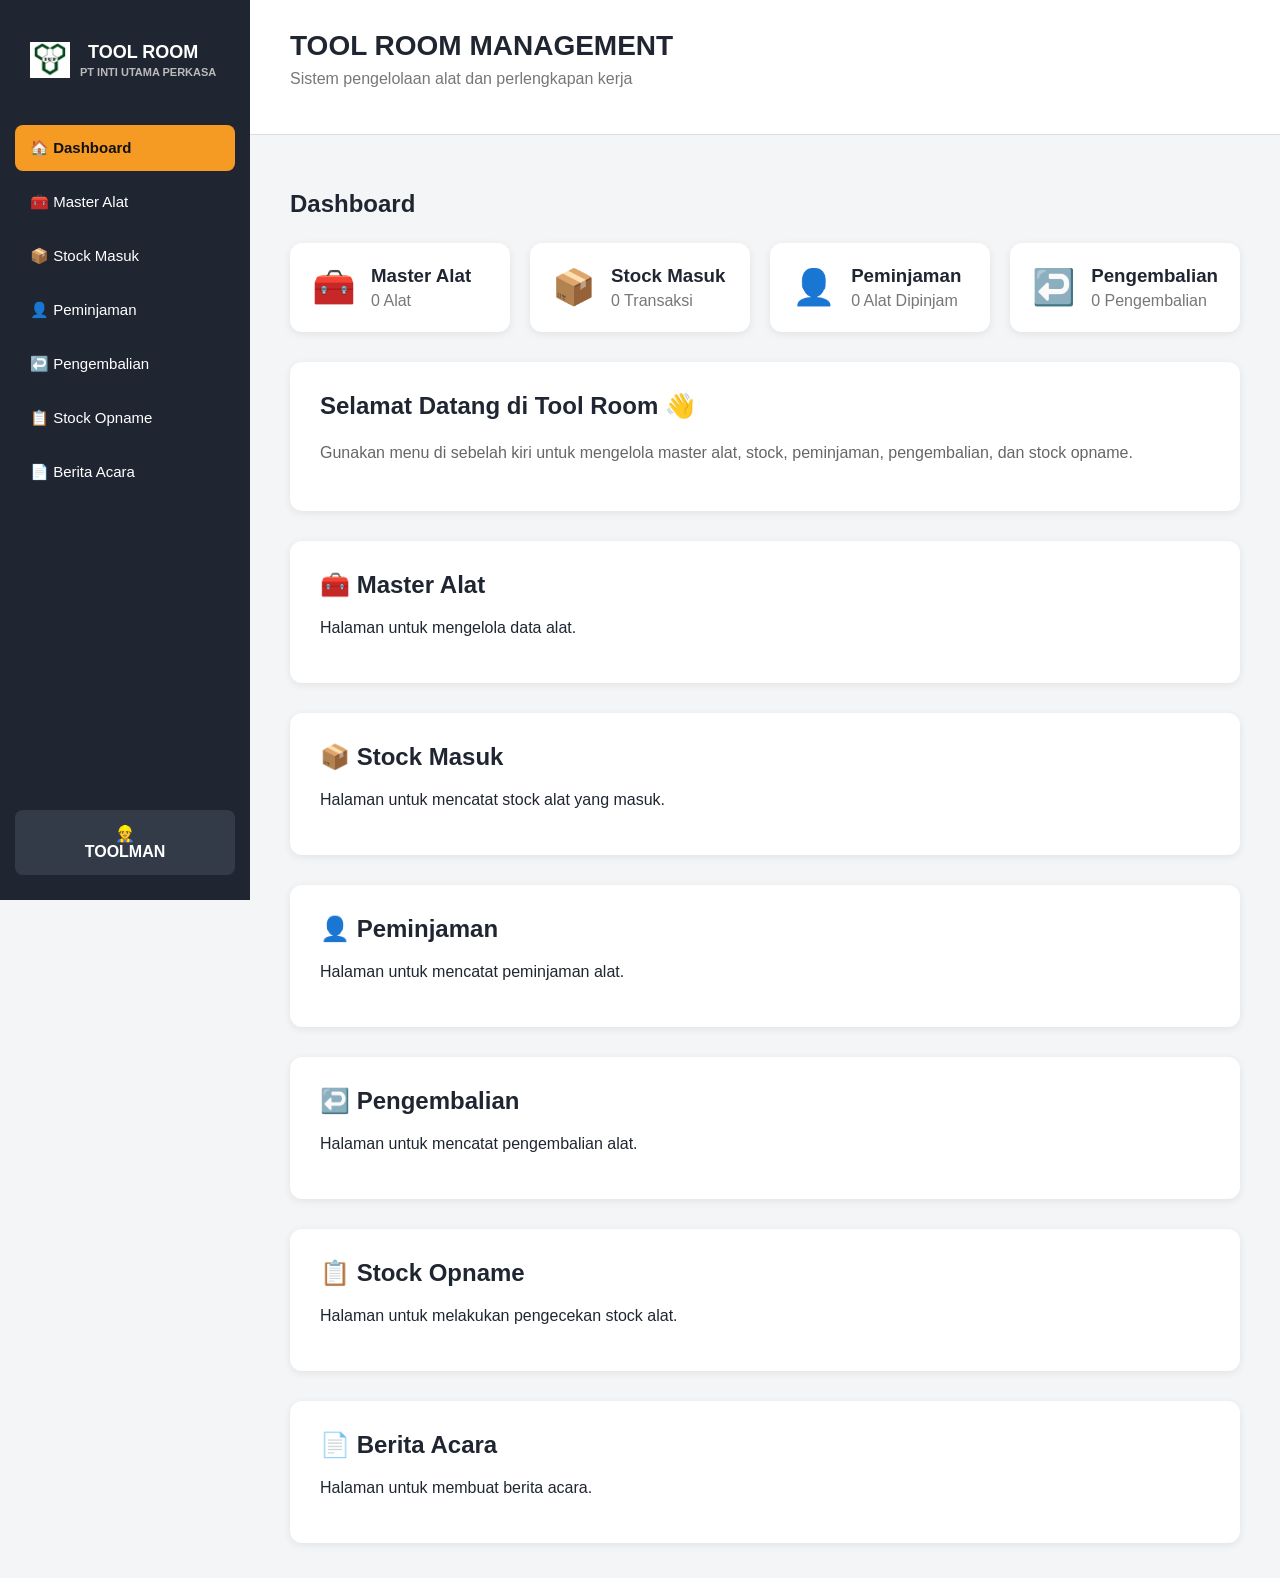
<file: index.html>
<!DOCTYPE html>
<html lang="id">

<head>
    <meta charset="UTF-8">
    <meta name="viewport" content="width=device-width, initial-scale=1.0">

    <title>Tool Room Management</title>

    <link rel="stylesheet" href="style.css">
</head>

<body>

    <!-- SIDEBAR -->
    <aside class="sidebar">

        <div class="logo">
            <img src="logo.png.png" alt="Logo">

            <div>
                <span>TOOL ROOM</span>
                <small>PT INTI UTAMA PERKASA</small>
            </div>
        </div>

        <nav>

            <a href="index.html" class="active">
                🏠 Dashboard
            </a>

            <a href="master-alat.html">
                🧰 Master Alat
            </a>

            <a href="stock-masuk.html">
                📦 Stock Masuk
            </a>

            <a href="peminjaman.html">
                👤 Peminjaman
            </a>

            <a href="pengembalian.html">
                ↩️ Pengembalian
            </a>

            <a href="stock-opname.html">
                📋 Stock Opname
            </a>

            <a href="berita-acara.html">
                📄 Berita Acara
            </a>

        </nav>

        <div class="user">
            👷<br>
            <strong>TOOLMAN</strong>
        </div>

    </aside>


    <!-- KONTEN UTAMA -->
    <main class="content">

        <header class="topbar">

            <h1>TOOL ROOM MANAGEMENT</h1>

            <p>
                Sistem pengelolaan alat dan perlengkapan kerja
            </p>

        </header>


        <!-- DASHBOARD -->
        <section class="dashboard">

            <h2>Dashboard</h2>


            <!-- CARD -->
            <div class="cards">

                <div class="card">

                    <div class="icon">
                        🧰
                    </div>

                    <div>
                        <h3>Master Alat</h3>

                        <p id="jumlahAlat">
                            0 Alat
                        </p>
                    </div>

                </div>


                <div class="card">

                    <div class="icon">
                        📦
                    </div>

                    <div>
                        <h3>Stock Masuk</h3>

                        <p id="jumlahStockMasuk">
                            0 Transaksi
                        </p>
                    </div>

                </div>


                <div class="card">

                    <div class="icon">
                        👤
                    </div>

                    <div>
                        <h3>Peminjaman</h3>

                        <p id="jumlahPeminjaman">
                            0 Alat Dipinjam
                        </p>
                    </div>

                </div>


                <div class="card">

                    <div class="icon">
                        ↩️
                    </div>

                    <div>
                        <h3>Pengembalian</h3>

                        <p id="jumlahPengembalian">
                            0 Pengembalian
                        </p>
                    </div>

                </div>

            </div>


            <!-- WELCOME -->
            <div class="welcome">

                <h2>
                    Selamat Datang di Tool Room 👋
                </h2>

                <p>
                    Gunakan menu di sebelah kiri untuk mengelola
                    master alat, stock, peminjaman, pengembalian,
                    dan stock opname.
                </p>

            </div>
<div id="master-alat" class="menu-section">
    <h2>🧰 Master Alat</h2>
    <p>Halaman untuk mengelola data alat.</p>
</div>

<div id="stock-masuk" class="menu-section">
    <h2>📦 Stock Masuk</h2>
    <p>Halaman untuk mencatat stock alat yang masuk.</p>
</div>

<div id="peminjaman" class="menu-section">
    <h2>👤 Peminjaman</h2>
    <p>Halaman untuk mencatat peminjaman alat.</p>
</div>

<div id="pengembalian" class="menu-section">
    <h2>↩️ Pengembalian</h2>
    <p>Halaman untuk mencatat pengembalian alat.</p>
</div>

<div id="stock-opname" class="menu-section">
    <h2>📋 Stock Opname</h2>
    <p>Halaman untuk melakukan pengecekan stock alat.</p>
</div>

<div id="berita-acara" class="menu-section">
    <h2>📄 Berita Acara</h2>
    <p>Halaman untuk membuat berita acara.</p>
</div>
        </section>

    </main>


<script>

/* ==============================
   DATA MASTER ALAT
   ============================== */

let dataAlat =
    JSON.parse(
        localStorage.getItem("dataAlat")
    ) || [];


/* ==============================
   DATA STOCK MASUK
   ============================== */

let dataStockMasuk =
    JSON.parse(
        localStorage.getItem("dataStockMasuk")
    ) || [];


/* ==============================
   DATA PEMINJAMAN
   ============================== */

let dataPeminjaman =
    JSON.parse(
        localStorage.getItem("dataPeminjaman")
    ) || [];


/* ==============================
   DATA PENGEMBALIAN
   ============================== */

let dataPengembalian =
    JSON.parse(
        localStorage.getItem("dataPengembalian")
    ) || [];



/* ==============================
   JUMLAH MASTER ALAT
   ============================== */

document.getElementById(
    "jumlahAlat"
).textContent =
    dataAlat.length + " Alat";



/* ==============================
   JUMLAH STOCK MASUK
   ============================== */

document.getElementById(
    "jumlahStockMasuk"
).textContent =
    dataStockMasuk.length +
    " Transaksi";



/* ==============================
   JUMLAH ALAT YANG MASIH DIPINJAM
   ============================== */

let totalDipinjam = 0;


dataPeminjaman.forEach(
    function(data) {

        if (data.status === "Dipinjam") {

            totalDipinjam +=
                parseInt(data.jumlah) || 0;

        }

    }
);


document.getElementById(
    "jumlahPeminjaman"
).textContent =
    totalDipinjam +
    " Alat Dipinjam";



/* ==============================
   JUMLAH PENGEMBALIAN
   ============================== */

document.getElementById(
    "jumlahPengembalian"
).textContent =
    dataPengembalian.length +
    " Pengembalian";

</script>


</body>

</html>
</file>
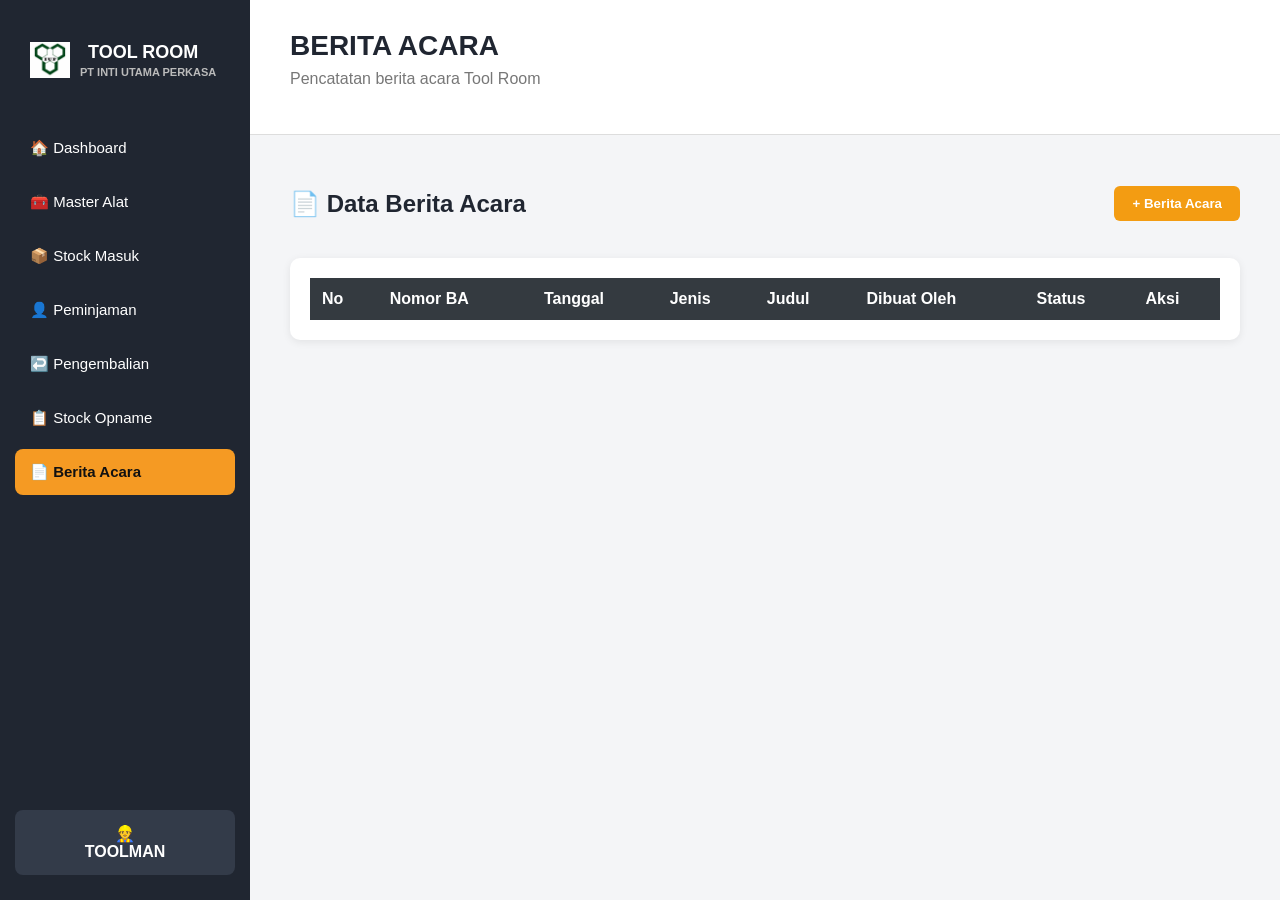
<file: berita-acara.html>
<!DOCTYPE html>
<html lang="id">

<head>

    <meta charset="UTF-8">

    <meta name="viewport"
          content="width=device-width, initial-scale=1.0">

    <title>Berita Acara - Tool Room</title>

    <link rel="stylesheet"
          href="style.css">

    <style>

        .page-header {
            display: flex;
            justify-content: space-between;
            align-items: center;
            margin-bottom: 20px;
        }

        .btn {
            background: #f39c12;
            color: white;
            border: none;
            padding: 10px 18px;
            border-radius: 6px;
            cursor: pointer;
            font-weight: bold;
        }

        .btn:hover {
            background: #d68910;
        }

        .table-box {
            background: white;
            padding: 20px;
            border-radius: 10px;
            box-shadow: 0 2px 8px rgba(0,0,0,0.08);
            overflow-x: auto;
        }

        table {
            width: 100%;
            border-collapse: collapse;
        }

        th {
            background: #343a40;
            color: white;
            padding: 12px;
            text-align: left;
        }

        td {
            padding: 12px;
            border-bottom: 1px solid #ddd;
        }

        .modal {
            display: none;
            position: fixed;
            z-index: 1000;
            left: 0;
            top: 0;
            width: 100%;
            height: 100%;
            background: rgba(0,0,0,0.5);
        }

        .modal-content {
            background: white;
            width: 600px;
            max-width: 90%;
            margin: 40px auto;
            padding: 25px;
            border-radius: 10px;
        }

        .modal-content h2 {
            margin-top: 0;
        }

        .form-group {
            margin-bottom: 15px;
        }

        .form-group label {
            display: block;
            margin-bottom: 6px;
            font-weight: bold;
        }

        .form-group input,
        .form-group select,
        .form-group textarea {
            width: 100%;
            padding: 10px;
            border: 1px solid #ccc;
            border-radius: 5px;
            box-sizing: border-box;
        }

        .form-group textarea {
            resize: vertical;
        }

        .modal-footer {
            margin-top: 20px;
            display: flex;
            gap: 10px;
            justify-content: flex-end;
        }

        .btn-cancel {
            background: #777;
        }

        .btn-delete {
            background: #dc3545;
        }

        .status {
            background: #d4edda;
            color: #155724;
            padding: 5px 10px;
            border-radius: 5px;
            font-weight: bold;
        }

    </style>

</head>


<body>


<!-- SIDEBAR -->

<aside class="sidebar">

    <div class="logo">

        <img src="logo.png.png"
             alt="Logo">

        <div>

            <span>TOOL ROOM</span>

            <small>
                PT INTI UTAMA PERKASA
            </small>

        </div>

    </div>


    <nav>

        <a href="index.html">
            🏠 Dashboard
        </a>

        <a href="master-alat.html">
            🧰 Master Alat
        </a>

        <a href="stock-masuk.html">
            📦 Stock Masuk
        </a>

        <a href="peminjaman.html">
            👤 Peminjaman
        </a>

        <a href="pengembalian.html">
            ↩️ Pengembalian
        </a>

        <a href="stock-opname.html">
            📋 Stock Opname
        </a>

        <a href="berita-acara.html"
           class="active">
            📄 Berita Acara
        </a>

    </nav>


    <div class="user">

        👷<br>

        <strong>
            TOOLMAN
        </strong>

    </div>

</aside>



<!-- KONTEN -->

<main class="content">


    <header class="topbar">

        <h1>
            BERITA ACARA
        </h1>

        <p>
            Pencatatan berita acara Tool Room
        </p>

    </header>



    <section class="dashboard">


        <div class="page-header">

            <h2>
                📄 Data Berita Acara
            </h2>

            <button
                class="btn"
                onclick="bukaModal()">

                + Berita Acara

            </button>

        </div>



        <div class="table-box">

            <table>

                <thead>

                    <tr>

                        <th>No</th>

                        <th>
                            Nomor BA
                        </th>

                        <th>
                            Tanggal
                        </th>

                        <th>
                            Jenis
                        </th>

                        <th>
                            Judul
                        </th>

                        <th>
                            Dibuat Oleh
                        </th>

                        <th>
                            Status
                        </th>

                        <th>
                            Aksi
                        </th>

                    </tr>

                </thead>


                <tbody
                    id="tabelBA">

                </tbody>

            </table>

        </div>


    </section>


</main>



<!-- MODAL -->

<div
    id="modal"
    class="modal">


    <div
        class="modal-content">


        <h2>
            Buat Berita Acara
        </h2>



        <div class="form-group">

            <label>
                Nomor Berita Acara
            </label>

            <input
                type="text"
                id="nomor"
                placeholder="Contoh: BA/TR/001/2026">

        </div>



        <div class="form-group">

            <label>
                Tanggal
            </label>

            <input
                type="date"
                id="tanggal">

        </div>



        <div class="form-group">

            <label>
                Jenis Berita Acara
            </label>

            <select id="jenis">

                <option value="">
                    -- Pilih Jenis --
                </option>

                <option value="Stock Opname">
                    Stock Opname
                </option>

                <option value="Kerusakan Alat">
                    Kerusakan Alat
                </option>

                <option value="Kehilangan Alat">
                    Kehilangan Alat
                </option>

                <option value="Serah Terima">
                    Serah Terima
                </option>

                <option value="Lainnya">
                    Lainnya
                </option>

            </select>

        </div>



        <div class="form-group">

            <label>
                Judul
            </label>

            <input
                type="text"
                id="judul"
                placeholder="Judul berita acara">

        </div>



        <div class="form-group">

            <label>
                Dibuat Oleh
            </label>

            <input
                type="text"
                id="dibuatOleh"
                placeholder="Nama pembuat">

        </div>



        <div class="form-group">

            <label>
                Mengetahui / Atasan
            </label>

            <input
                type="text"
                id="mengetahui"
                placeholder="Nama atasan">

        </div>



        <div class="form-group">

            <label>
                Isi Berita Acara
            </label>

            <textarea
                id="isi"
                rows="7"
                placeholder="Tuliskan isi berita acara..."></textarea>

        </div>



        <div class="modal-footer">

            <button
                class="btn btn-cancel"
                onclick="tutupModal()">

                Batal

            </button>


            <button
                class="btn"
                onclick="simpanBA()">

                Simpan

            </button>

        </div>


    </div>

</div>



<script>


let dataBA =
    JSON.parse(
        localStorage.getItem(
            "dataBA"
        )
    ) || [];



/* BUKA MODAL */

function bukaModal() {

    document.getElementById(
        "modal"
    ).style.display = "block";


    document.getElementById(
        "tanggal"
    ).value =
        new Date()
        .toISOString()
        .split("T")[0];

}



/* TUTUP MODAL */

function tutupModal() {

    document.getElementById(
        "modal"
    ).style.display = "none";

}



/* SIMPAN */

function simpanBA() {


    let nomor =
        document.getElementById(
            "nomor"
        ).value.trim();


    let tanggal =
        document.getElementById(
            "tanggal"
        ).value;


    let jenis =
        document.getElementById(
            "jenis"
        ).value;


    let judul =
        document.getElementById(
            "judul"
        ).value.trim();


    let dibuatOleh =
        document.getElementById(
            "dibuatOleh"
        ).value.trim();


    let mengetahui =
        document.getElementById(
            "mengetahui"
        ).value.trim();


    let isi =
        document.getElementById(
            "isi"
        ).value.trim();



    if (
        !nomor ||
        !tanggal ||
        !jenis ||
        !judul ||
        !dibuatOleh ||
        !isi
    ) {

        alert(
            "Mohon lengkapi data yang wajib."
        );

        return;

    }



    /* CEK NOMOR DUPLIKAT */

    let nomorSudahAda =
        dataBA.some(
            function(data) {

                return data.nomor === nomor;

            }
        );


    if (nomorSudahAda) {

        alert(
            "Nomor Berita Acara sudah digunakan."
        );

        return;

    }



    let dataBaru = {

        id: Date.now(),

        nomor: nomor,

        tanggal: tanggal,

        jenis: jenis,

        judul: judul,

        dibuatOleh: dibuatOleh,

        mengetahui: mengetahui,

        isi: isi,

        status: "Draft"

    };



    dataBA.push(
        dataBaru
    );


    localStorage.setItem(
        "dataBA",
        JSON.stringify(
            dataBA
        )
    );


    tutupModal();

    tampilkanData();


    /* KOSONGKAN FORM */

    document.getElementById(
        "nomor"
    ).value = "";

    document.getElementById(
        "jenis"
    ).value = "";

    document.getElementById(
        "judul"
    ).value = "";

    document.getElementById(
        "dibuatOleh"
    ).value = "";

    document.getElementById(
        "mengetahui"
    ).value = "";

    document.getElementById(
        "isi"
    ).value = "";

}



/* TAMPILKAN DATA */

function tampilkanData() {


    let tbody =
        document.getElementById(
            "tabelBA"
        );


    tbody.innerHTML = "";


    dataBA.forEach(
        function(data, index) {


            let row =
                document.createElement(
                    "tr"
                );


            row.innerHTML = `

                <td>
                    ${index + 1}
                </td>

                <td>
                    ${data.nomor}
                </td>

                <td>
                    ${data.tanggal}
                </td>

                <td>
                    ${data.jenis}
                </td>

                <td>
                    ${data.judul}
                </td>

                <td>
                    ${data.dibuatOleh}
                </td>

                <td>

                    <span class="status">
                        ${data.status}
                    </span>

                </td>

                <td>

                    <button
                        class="btn btn-delete"
                        onclick="hapusBA(${data.id})">

                        Hapus

                    </button>

                </td>

            `;


            tbody.appendChild(
                row
            );

        }
    );

}



/* HAPUS */

function hapusBA(id) {


    if (
        !confirm(
            "Hapus berita acara ini?"
        )
    ) {

        return;

    }


    dataBA =
        dataBA.filter(
            function(item) {

                return item.id !== id;

            }
        );


    localStorage.setItem(
        "dataBA",
        JSON.stringify(
            dataBA
        )
    );


    tampilkanData();

}



/* LOAD */

tampilkanData();


</script>


</body>

</html>
</file>
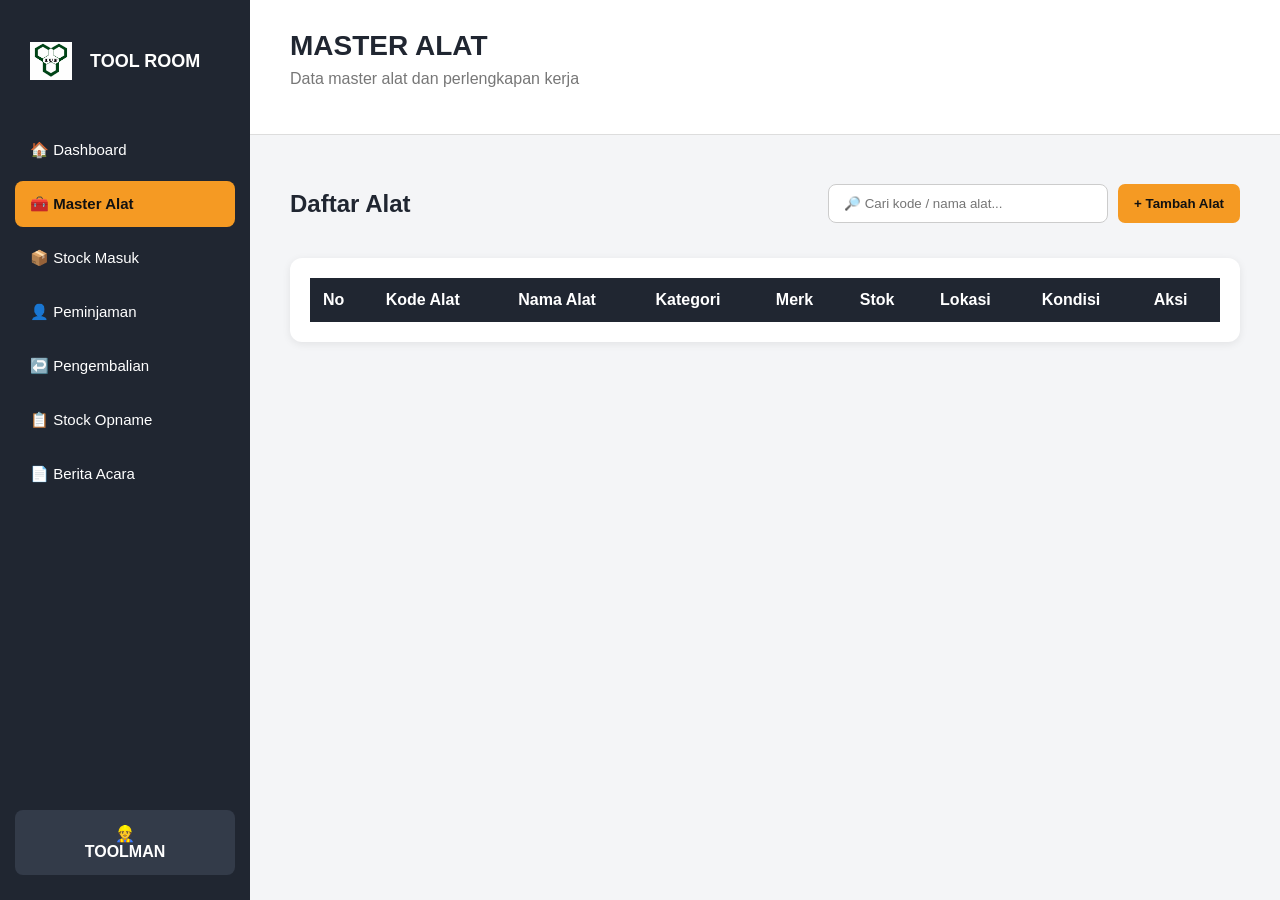
<file: master-alat.html>
<!DOCTYPE html>
<html lang="id">

<head>

    <meta charset="UTF-8">

    <meta name="viewport"
          content="width=device-width, initial-scale=1.0">

    <title>Master Alat - Tool Room</title>

    <link rel="stylesheet" href="style.css">

    <style>

        /* TOOLBAR */

        .toolbar {
            display: flex;
            justify-content: space-between;
            align-items: center;
            gap: 15px;
            margin-bottom: 20px;
        }

        .toolbar-right {
            display: flex;
            gap: 10px;
        }

        /* INPUT SEARCH */

        .search {
            width: 280px;
            padding: 11px 15px;
            border: 1px solid #ccc;
            border-radius: 8px;
            outline: none;
        }

        /* BUTTON */

        .btn {
            border: none;
            padding: 10px 16px;
            border-radius: 7px;
            cursor: pointer;
            font-weight: bold;
        }

        .btn-tambah {
            background: #f59a23;
            color: #111;
        }

        .btn-edit {
            background: #3498db;
            color: white;
            margin-right: 5px;
        }

        .btn-hapus {
            background: #e74c3c;
            color: white;
        }

        .btn-simpan {
            background: #27ae60;
            color: white;
        }

        .btn-batal {
            background: #777;
            color: white;
        }

        /* TABLE */

        .table-box {
            background: white;
            padding: 20px;
            border-radius: 12px;
            box-shadow: 0 2px 8px rgba(0,0,0,0.08);
            overflow-x: auto;
        }

        table {
            width: 100%;
            border-collapse: collapse;
        }

        th {
            background: #202631;
            color: white;
            padding: 13px;
            text-align: left;
        }

        td {
            padding: 12px;
            border-bottom: 1px solid #eee;
        }

        tr:hover {
            background: #f8f8f8;
        }

        /* KONDISI */

        .kondisi {
            padding: 5px 9px;
            border-radius: 15px;
            font-size: 12px;
            font-weight: bold;
        }

        .baik {
            background: #d5f5e3;
            color: #1e8449;
        }

        .rusak-ringan {
            background: #fcf3cf;
            color: #9a7d0a;
        }

        .rusak-berat {
            background: #fadbd8;
            color: #922b21;
        }

        /* MODAL */

        .modal {
            display: none;
            position: fixed;
            inset: 0;
            background: rgba(0,0,0,0.5);
            align-items: center;
            justify-content: center;
            z-index: 1000;
        }

        .modal-content {
            background: white;
            width: 500px;
            max-width: 92%;
            padding: 25px;
            border-radius: 12px;
        }

        .modal-content h2 {
            margin-top: 0;
        }

        .form-group {
            margin-bottom: 15px;
        }

        .form-group label {
            display: block;
            margin-bottom: 6px;
            font-weight: bold;
        }

        .form-group input,
        .form-group select {
            width: 100%;
            padding: 11px;
            border: 1px solid #ccc;
            border-radius: 7px;
        }

        .modal-buttons {
            display: flex;
            justify-content: flex-end;
            gap: 10px;
            margin-top: 20px;
        }

        /* MOBILE */

        @media (max-width: 700px) {

            .toolbar {
                flex-direction: column;
                align-items: stretch;
            }

            .toolbar-right {
                flex-direction: column;
            }

            .search {
                width: 100%;
            }

        }

    </style>

</head>


<body>


    <!-- SIDEBAR -->

    <aside class="sidebar">

        <div class="logo">

            <img src="logo.png.png"
                 alt="Logo"
                 style="width:42px;height:42px;object-fit:contain;vertical-align:middle;">

            <span>TOOL ROOM</span>

        </div>


        <nav>

            <a href="index.html">
                🏠 Dashboard
            </a>

            <a href="master-alat.html"
               class="active">
                🧰 Master Alat
            </a>

            <a href="stock-masuk.html">
                📦 Stock Masuk
            </a>

            <a href="peminjaman.html">
                👤 Peminjaman
            </a>

            <a href="pengembalian.html">
                ↩️ Pengembalian
            </a>

            <a href="stock-opname.html">
                📋 Stock Opname
            </a>

            <a href="berita-acara.html">
                📄 Berita Acara
            </a>

        </nav>


        <div class="user">

            👷<br>

            <strong>TOOLMAN</strong>

        </div>

    </aside>



    <!-- CONTENT -->

    <main class="content">


        <header class="topbar">

            <h1>MASTER ALAT</h1>

            <p>
                Data master alat dan perlengkapan kerja
            </p>

        </header>



        <section class="dashboard">


            <!-- TOOLBAR -->

            <div class="toolbar">

                <h2>
                    Daftar Alat
                </h2>


                <div class="toolbar-right">

                    <input
                        type="text"
                        id="search"
                        class="search"
                        placeholder="🔎 Cari kode / nama alat..."
                        onkeyup="tampilkanData()"
                    >


                    <button
                        class="btn btn-tambah"
                        onclick="bukaForm()"
                    >
                        + Tambah Alat
                    </button>

                </div>

            </div>



            <!-- TABLE -->

            <div class="table-box">

                <table>

                    <thead>

                        <tr>

                            <th>No</th>

                            <th>Kode Alat</th>

                            <th>Nama Alat</th>

                            <th>Kategori</th>

                            <th>Merk</th>

                            <th>Stok</th>

                            <th>Lokasi</th>

                            <th>Kondisi</th>

                            <th>Aksi</th>

                        </tr>

                    </thead>


                    <tbody id="dataAlat">

                    </tbody>

                </table>

            </div>


        </section>

    </main>



    <!-- FORM TAMBAH / EDIT -->

    <div
        class="modal"
        id="modal"
    >

        <div class="modal-content">


            <h2 id="judulForm">
                Tambah Alat
            </h2>


            <!-- KODE -->

            <div class="form-group">

                <label>
                    Kode Alat
                </label>

                <input
                    type="text"
                    id="kode"
                    placeholder="Contoh: TL-001"
                >

            </div>


            <!-- NAMA -->

            <div class="form-group">

                <label>
                    Nama Alat
                </label>

                <input
                    type="text"
                    id="nama"
                    placeholder="Contoh: Kunci Inggris"
                >

            </div>


            <!-- KATEGORI -->

            <div class="form-group">

                <label>
                    Kategori
                </label>

                <select id="kategori">

                    <option value="">
                        Pilih kategori
                    </option>

                    <option>
                        Hand Tool
                    </option>

                    <option>
                        Power Tool
                    </option>

                    <option>
                        Measuring Tool
                    </option>

                    <option>
                        Special Tool
                    </option>

                    <option>
                        Safety
                    </option>

                    <option>
                        Lainnya
                    </option>

                </select>

            </div>


            <!-- MERK -->

            <div class="form-group">

                <label>
                    Merk
                </label>

                <input
                    type="text"
                    id="merk"
                    placeholder="Contoh: KTC"
                >

            </div>


            <!-- STOK -->

            <div class="form-group">

                <label>
                    Stok
                </label>

                <input
                    type="number"
                    id="stok"
                    min="0"
                    value="0"
                >

            </div>


            <!-- LOKASI -->

            <div class="form-group">

                <label>
                    Lokasi
                </label>

                <input
                    type="text"
                    id="lokasi"
                    placeholder="Contoh: Rak A1"
                >

            </div>


            <!-- KONDISI -->

            <div class="form-group">

                <label>
                    Kondisi
                </label>

                <select id="kondisi">

                    <option value="Baik">
                        Baik
                    </option>

                    <option value="Rusak Ringan">
                        Rusak Ringan
                    </option>

                    <option value="Rusak Berat">
                        Rusak Berat
                    </option>

                </select>

            </div>


            <!-- BUTTON -->

            <div class="modal-buttons">

                <button
                    class="btn btn-batal"
                    onclick="tutupForm()"
                >
                    Batal
                </button>


                <button
                    class="btn btn-simpan"
                    onclick="simpanData()"
                >
                    Simpan
                </button>

            </div>

        </div>

    </div>



    <script>


        /* =========================
           DATA
        ========================= */

        let data =
            JSON.parse(
                localStorage.getItem("dataAlat")
            ) || [];


        let indexEdit = -1;



        /* =========================
           TAMPILKAN DATA
        ========================= */

        function tampilkanData() {

            const tbody =
                document.getElementById(
                    "dataAlat"
                );


            const search =
                document
                    .getElementById("search")
                    .value
                    .toLowerCase();


            tbody.innerHTML = "";


            const hasil =
                data.filter(item =>

                    item.kode
                        .toLowerCase()
                        .includes(search)

                    ||

                    item.nama
                        .toLowerCase()
                        .includes(search)

                    ||

                    item.kategori
                        .toLowerCase()
                        .includes(search)

                    ||

                    item.merk
                        .toLowerCase()
                        .includes(search)

                );


            hasil.forEach(
                (item, index) => {

                    let kondisiClass =
                        "baik";


                    if (
                        item.kondisi ===
                        "Rusak Ringan"
                    ) {

                        kondisiClass =
                            "rusak-ringan";

                    }


                    if (
                        item.kondisi ===
                        "Rusak Berat"
                    ) {

                        kondisiClass =
                            "rusak-berat";

                    }


                    const row =
                        document.createElement("tr");


                    row.innerHTML = `

                        <td>
                            ${index + 1}
                        </td>

                        <td>
                            ${item.kode}
                        </td>

                        <td>
                            ${item.nama}
                        </td>

                        <td>
                            ${item.kategori}
                        </td>

                        <td>
                            ${item.merk}
                        </td>

                        <td>
                            <strong>
                                ${item.stok}
                            </strong>
                        </td>

                        <td>
                            ${item.lokasi}
                        </td>

                        <td>

                            <span
                                class="kondisi ${kondisiClass}"
                            >
                                ${item.kondisi}
                            </span>

                        </td>

                        <td>

                            <button
                                class="btn btn-edit"
                                onclick="editData(
                                    ${data.indexOf(item)}
                                )"
                            >
                                Edit
                            </button>


                            <button
                                class="btn btn-hapus"
                                onclick="hapusData(
                                    ${data.indexOf(item)}
                                )"
                            >
                                Hapus
                            </button>

                        </td>

                    `;


                    tbody.appendChild(row);

                }
            );

        }



        /* =========================
           BUKA FORM
        ========================= */

        function bukaForm() {

            indexEdit = -1;


            document
                .getElementById("judulForm")
                .innerText =
                "Tambah Alat";


            document
                .getElementById("kode")
                .value = "";


            document
                .getElementById("nama")
                .value = "";


            document
                .getElementById("kategori")
                .value = "";


            document
                .getElementById("merk")
                .value = "";


            document
                .getElementById("stok")
                .value = 0;


            document
                .getElementById("lokasi")
                .value = "";


            document
                .getElementById("kondisi")
                .value = "Baik";


            document
                .getElementById("modal")
                .style.display = "flex";

        }



        /* =========================
           TUTUP FORM
        ========================= */

        function tutupForm() {

            document
                .getElementById("modal")
                .style.display = "none";

        }



        /* =========================
           SIMPAN
        ========================= */

        function simpanData() {

            const kode =
                document
                    .getElementById("kode")
                    .value
                    .trim();


            const nama =
                document
                    .getElementById("nama")
                    .value
                    .trim();


            const kategori =
                document
                    .getElementById("kategori")
                    .value;


            const merk =
                document
                    .getElementById("merk")
                    .value
                    .trim();


            const stok =
                Number(
                    document
                        .getElementById("stok")
                        .value
                );


            const lokasi =
                document
                    .getElementById("lokasi")
                    .value
                    .trim();


            const kondisi =
                document
                    .getElementById("kondisi")
                    .value;



            /* VALIDASI */

            if (!kode || !nama) {

                alert(
                    "Kode alat dan nama alat wajib diisi!"
                );

                return;

            }



            /* CEK KODE DUPLIKAT */

            const kodeDuplikat =
                data.some(
                    (item, index) =>

                        item.kode
                            .toLowerCase() ===
                        kode.toLowerCase()

                        &&

                        index !== indexEdit
                );


            if (kodeDuplikat) {

                alert(
                    "Kode alat sudah digunakan!"
                );

                return;

            }



            /* OBJECT */

            const alat = {

                kode: kode,

                nama: nama,

                kategori: kategori,

                merk: merk,

                stok: stok,

                lokasi: lokasi,

                kondisi: kondisi

            };



            /* TAMBAH */

            if (indexEdit === -1) {

                data.push(alat);

            }

            /* EDIT */

            else {

                data[indexEdit] =
                    alat;

            }



            /* SIMPAN */

            localStorage.setItem(
                "dataAlat",
                JSON.stringify(data)
            );


            tutupForm();

            tampilkanData();

        }



        /* =========================
           EDIT
        ========================= */

        function editData(index) {

            indexEdit = index;


            const item =
                data[index];


            document
                .getElementById("judulForm")
                .innerText =
                "Edit Alat";


            document
                .getElementById("kode")
                .value =
                item.kode;


            document
                .getElementById("nama")
                .value =
                item.nama;


            document
                .getElementById("kategori")
                .value =
                item.kategori;


            document
                .getElementById("merk")
                .value =
                item.merk;


            document
                .getElementById("stok")
                .value =
                item.stok;


            document
                .getElementById("lokasi")
                .value =
                item.lokasi;


            document
                .getElementById("kondisi")
                .value =
                item.kondisi;


            document
                .getElementById("modal")
                .style.display =
                "flex";

        }



        /* =========================
           HAPUS
        ========================= */

        function hapusData(index) {

            const item =
                data[index];


            if (
                confirm(
                    "Hapus " +
                    item.nama +
                    "?"
                )
            ) {

                data.splice(
                    index,
                    1
                );


                localStorage.setItem(
                    "dataAlat",
                    JSON.stringify(data)
                );


                tampilkanData();

            }

        }



        /* JALANKAN */

        tampilkanData();

    </script>


</body>

</html>
</file>
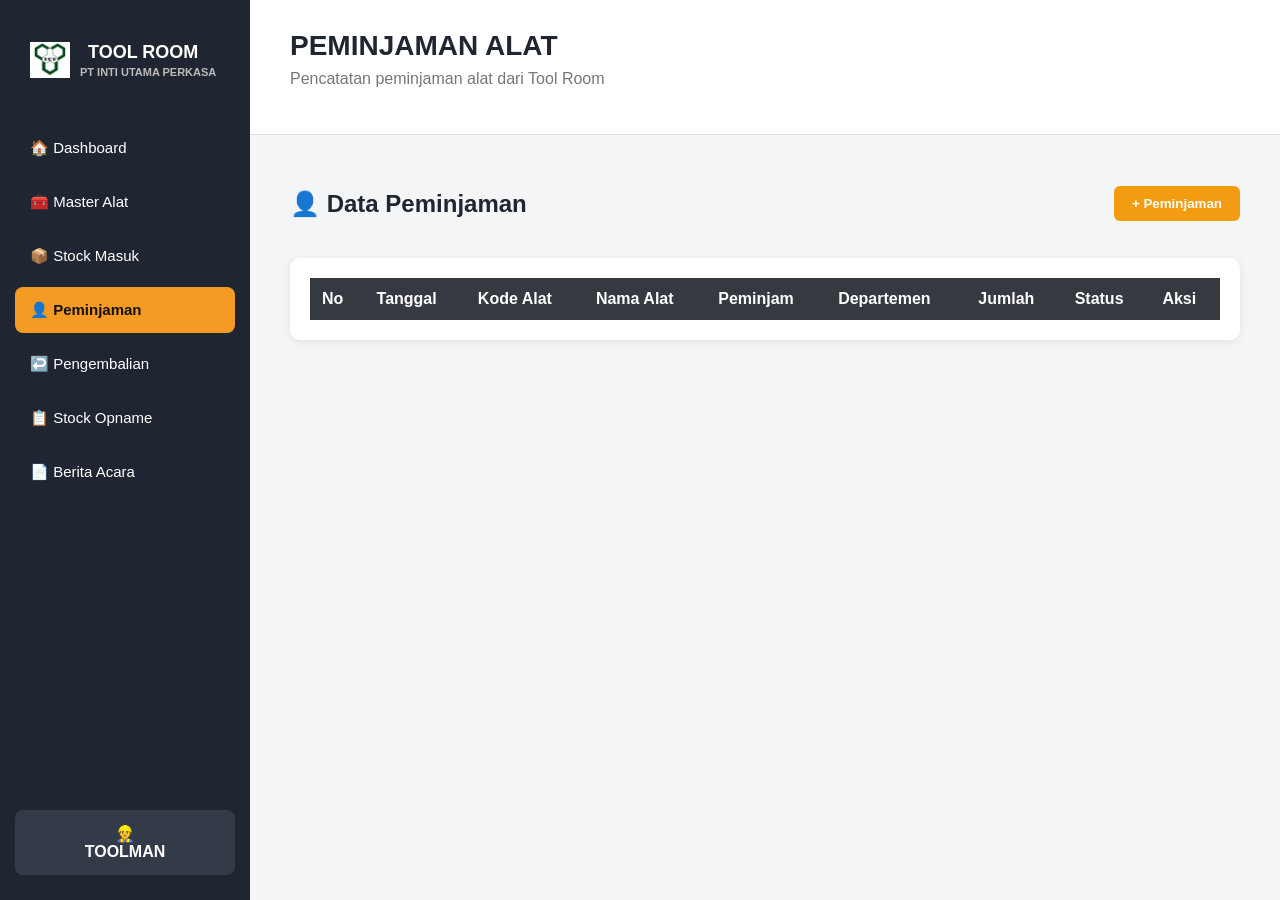
<file: peminjaman.html>
<!DOCTYPE html>
<html lang="id">

<head>
    <meta charset="UTF-8">
    <meta name="viewport" content="width=device-width, initial-scale=1.0">

    <title>Peminjaman - Tool Room</title>

    <link rel="stylesheet" href="style.css">

    <style>

        .page-header {
            display: flex;
            justify-content: space-between;
            align-items: center;
            margin-bottom: 20px;
        }

        .btn {
            background: #f39c12;
            color: white;
            border: none;
            padding: 10px 18px;
            border-radius: 6px;
            cursor: pointer;
            font-weight: bold;
        }

        .btn:hover {
            background: #d68910;
        }

        .table-box {
            background: white;
            padding: 20px;
            border-radius: 10px;
            box-shadow: 0 2px 8px rgba(0,0,0,0.08);
            overflow-x: auto;
        }

        table {
            width: 100%;
            border-collapse: collapse;
        }

        th {
            background: #343a40;
            color: white;
            padding: 12px;
            text-align: left;
        }

        td {
            padding: 12px;
            border-bottom: 1px solid #ddd;
        }

        .modal {
            display: none;
            position: fixed;
            z-index: 1000;
            left: 0;
            top: 0;
            width: 100%;
            height: 100%;
            background: rgba(0,0,0,0.5);
        }

        .modal-content {
            background: white;
            width: 500px;
            max-width: 90%;
            margin: 60px auto;
            padding: 25px;
            border-radius: 10px;
        }

        .modal-content h2 {
            margin-top: 0;
        }

        .form-group {
            margin-bottom: 15px;
        }

        .form-group label {
            display: block;
            margin-bottom: 6px;
            font-weight: bold;
        }

        .form-group input,
        .form-group select,
        .form-group textarea {
            width: 100%;
            padding: 10px;
            border: 1px solid #ccc;
            border-radius: 5px;
            box-sizing: border-box;
        }

        .modal-footer {
            margin-top: 20px;
            display: flex;
            gap: 10px;
            justify-content: flex-end;
        }

        .btn-cancel {
            background: #777;
        }

        .btn-delete {
            background: #dc3545;
        }

        .status {
            padding: 5px 10px;
            border-radius: 5px;
            font-size: 13px;
            font-weight: bold;
        }

        .status-pinjam {
            background: #ffeaa7;
            color: #856404;
        }

    </style>

</head>

<body>

    <!-- SIDEBAR -->
    <aside class="sidebar">

        <div class="logo">
            <img src="logo.png.png" alt="Logo">

            <div>
                <span>TOOL ROOM</span>
                <small>PT INTI UTAMA PERKASA</small>
            </div>
        </div>

        <nav>

            <a href="index.html">
                🏠 Dashboard
            </a>

            <a href="master-alat.html">
                🧰 Master Alat
            </a>

            <a href="stock-masuk.html">
                📦 Stock Masuk
            </a>

            <a href="peminjaman.html" class="active">
                👤 Peminjaman
            </a>

            <a href="pengembalian.html">
                ↩️ Pengembalian
            </a>

            <a href="stock-opname.html">
                📋 Stock Opname
            </a>

            <a href="berita-acara.html">
                📄 Berita Acara
            </a>

        </nav>

        <div class="user">
            👷<br>
            <strong>TOOLMAN</strong>
        </div>

    </aside>


    <!-- KONTEN -->
    <main class="content">

        <header class="topbar">

            <h1>PEMINJAMAN ALAT</h1>

            <p>
                Pencatatan peminjaman alat dari Tool Room
            </p>

        </header>


        <section class="dashboard">

            <div class="page-header">

                <h2>👤 Data Peminjaman</h2>

                <button class="btn" onclick="bukaModal()">
                    + Peminjaman
                </button>

            </div>


            <div class="table-box">

                <table>

                    <thead>

                        <tr>
                            <th>No</th>
                            <th>Tanggal</th>
                            <th>Kode Alat</th>
                            <th>Nama Alat</th>
                            <th>Peminjam</th>
                            <th>Departemen</th>
                            <th>Jumlah</th>
                            <th>Status</th>
                            <th>Aksi</th>
                        </tr>

                    </thead>

                    <tbody id="tabelPeminjaman">

                    </tbody>

                </table>

            </div>

        </section>

    </main>


    <!-- MODAL -->
    <div id="modal" class="modal">

        <div class="modal-content">

            <h2>Tambah Peminjaman</h2>

            <div class="form-group">

                <label>Tanggal Peminjaman</label>

                <input type="date" id="tanggal">

            </div>


            <div class="form-group">

                <label>Pilih Alat</label>

                <select id="alat">

                    <option value="">
                        -- Pilih Alat --
                    </option>

                </select>

            </div>


            <div class="form-group">

                <label>Nama Peminjam</label>

                <input
                    type="text"
                    id="peminjam"
                    placeholder="Nama peminjam"
                >

            </div>


            <div class="form-group">

                <label>Departemen / Section</label>

                <input
                    type="text"
                    id="departemen"
                    placeholder="Contoh: Maintenance"
                >

            </div>


            <div class="form-group">

                <label>Jumlah</label>

                <input
                    type="number"
                    id="jumlah"
                    min="1"
                    value="1"
                >

            </div>


            <div class="form-group">

                <label>Keterangan</label>

                <textarea
                    id="keterangan"
                    rows="3"
                    placeholder="Keterangan"
                ></textarea>

            </div>


            <div class="modal-footer">

                <button
                    class="btn btn-cancel"
                    onclick="tutupModal()">
                    Batal
                </button>

                <button
                    class="btn"
                    onclick="simpanPeminjaman()">
                    Simpan
                </button>

            </div>

        </div>

    </div>


<script>

let dataPeminjaman =
    JSON.parse(localStorage.getItem("dataPeminjaman")) || [];


/* BUKA MODAL */

function bukaModal() {

    document.getElementById("modal").style.display = "block";

    isiDaftarAlat();

    document.getElementById("tanggal").value =
        new Date().toISOString().split("T")[0];
}


/* TUTUP MODAL */

function tutupModal() {

    document.getElementById("modal").style.display = "none";

}


/* ISI DAFTAR ALAT */

function isiDaftarAlat() {

    let dataAlat =
        JSON.parse(localStorage.getItem("dataAlat")) || [];

    let select =
        document.getElementById("alat");

    select.innerHTML =
        '<option value="">-- Pilih Alat --</option>';

    dataAlat.forEach(function(alat) {

        let option =
            document.createElement("option");

        option.value = alat.kode;

        option.textContent =
            alat.kode + " - " + alat.nama +
            " | Stok: " + alat.stok;

        select.appendChild(option);

    });

}


/* SIMPAN PEMINJAMAN */

function simpanPeminjaman() {

    let tanggal =
        document.getElementById("tanggal").value;

    let kodeAlat =
        document.getElementById("alat").value;

    let peminjam =
        document.getElementById("peminjam").value.trim();

    let departemen =
        document.getElementById("departemen").value.trim();

    let jumlah =
        parseInt(document.getElementById("jumlah").value);

    let keterangan =
        document.getElementById("keterangan").value.trim();


    if (
        !tanggal ||
        !kodeAlat ||
        !peminjam ||
        !departemen ||
        !jumlah
    ) {

        alert("Mohon lengkapi semua data.");

        return;
    }


    let dataAlat =
        JSON.parse(localStorage.getItem("dataAlat")) || [];


    let alat =
        dataAlat.find(function(item) {

            return item.kode === kodeAlat;

        });


    if (!alat) {

        alert("Data alat tidak ditemukan.");

        return;

    }


    if (jumlah > parseInt(alat.stok)) {

        alert(
            "Stok tidak mencukupi.\n" +
            "Stok tersedia: " + alat.stok
        );

        return;

    }


    /* KURANGI STOK */

    alat.stok =
        parseInt(alat.stok) - jumlah;


    localStorage.setItem(
        "dataAlat",
        JSON.stringify(dataAlat)
    );


    let dataBaru = {

        id: Date.now(),

        tanggal: tanggal,

        kode: alat.kode,

        nama: alat.nama,

        peminjam: peminjam,

        departemen: departemen,

        jumlah: jumlah,

        keterangan: keterangan,

        status: "Dipinjam"

    };


    dataPeminjaman.push(dataBaru);


    localStorage.setItem(
        "dataPeminjaman",
        JSON.stringify(dataPeminjaman)
    );


    tutupModal();

    tampilkanData();

}


/* TAMPILKAN DATA */

function tampilkanData() {

    let tbody =
        document.getElementById("tabelPeminjaman");

    tbody.innerHTML = "";


    dataPeminjaman.forEach(function(data, index) {

        let row =
            document.createElement("tr");


        row.innerHTML = `

            <td>${index + 1}</td>

            <td>${data.tanggal}</td>

            <td>${data.kode}</td>

            <td>${data.nama}</td>

            <td>${data.peminjam}</td>

            <td>${data.departemen}</td>

            <td>${data.jumlah}</td>

            <td>
                <span class="status status-pinjam">
                    ${data.status}
                </span>
            </td>

            <td>

                <button
                    class="btn btn-delete"
                    onclick="hapusPeminjaman(${data.id})">
                    Hapus
                </button>

            </td>

        `;

        tbody.appendChild(row);

    });

}


/* HAPUS DATA */

function hapusPeminjaman(id) {

    if (!confirm("Hapus data peminjaman ini?")) {

        return;

    }


    let index =
        dataPeminjaman.findIndex(function(item) {

            return item.id === id;

        });


    if (index === -1) {

        return;

    }


    let data =
        dataPeminjaman[index];


    /* KEMBALIKAN STOK */

    let dataAlat =
        JSON.parse(localStorage.getItem("dataAlat")) || [];


    let alat =
        dataAlat.find(function(item) {

            return item.kode === data.kode;

        });


    if (alat) {

        alat.stok =
            parseInt(alat.stok) + parseInt(data.jumlah);

    }


    localStorage.setItem(
        "dataAlat",
        JSON.stringify(dataAlat)
    );


    dataPeminjaman.splice(index, 1);


    localStorage.setItem(
        "dataPeminjaman",
        JSON.stringify(dataPeminjaman)
    );


    tampilkanData();

}


/* LOAD DATA */

tampilkanData();


</script>

</body>

</html>
</file>
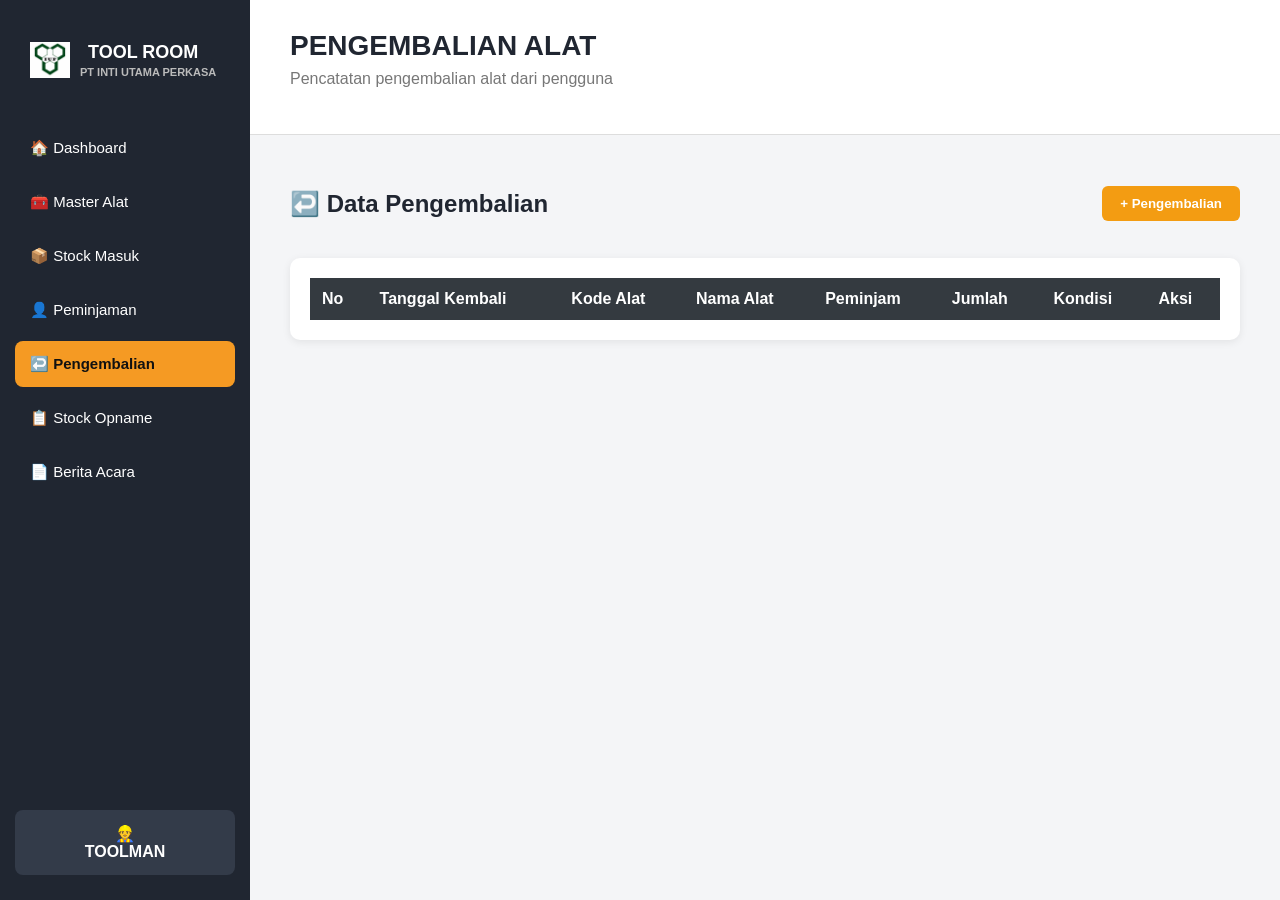
<file: pengembalian.html>
<!DOCTYPE html>
<html lang="id">

<head>

    <meta charset="UTF-8">

    <meta name="viewport"
        content="width=device-width, initial-scale=1.0">

    <title>Pengembalian - Tool Room</title>

    <link rel="stylesheet"
        href="style.css">

    <style>

        .page-header {
            display: flex;
            justify-content: space-between;
            align-items: center;
            margin-bottom: 20px;
        }

        .btn {
            background: #f39c12;
            color: white;
            border: none;
            padding: 10px 18px;
            border-radius: 6px;
            cursor: pointer;
            font-weight: bold;
        }

        .btn:hover {
            background: #d68910;
        }

        .table-box {
            background: white;
            padding: 20px;
            border-radius: 10px;
            box-shadow: 0 2px 8px rgba(0,0,0,0.08);
            overflow-x: auto;
        }

        table {
            width: 100%;
            border-collapse: collapse;
        }

        th {
            background: #343a40;
            color: white;
            padding: 12px;
            text-align: left;
        }

        td {
            padding: 12px;
            border-bottom: 1px solid #ddd;
        }

        .modal {
            display: none;
            position: fixed;
            z-index: 1000;
            left: 0;
            top: 0;
            width: 100%;
            height: 100%;
            background: rgba(0,0,0,0.5);
        }

        .modal-content {
            background: white;
            width: 500px;
            max-width: 90%;
            margin: 60px auto;
            padding: 25px;
            border-radius: 10px;
        }

        .modal-content h2 {
            margin-top: 0;
        }

        .form-group {
            margin-bottom: 15px;
        }

        .form-group label {
            display: block;
            margin-bottom: 6px;
            font-weight: bold;
        }

        .form-group input,
        .form-group select,
        .form-group textarea {
            width: 100%;
            padding: 10px;
            border: 1px solid #ccc;
            border-radius: 5px;
            box-sizing: border-box;
        }

        .modal-footer {
            margin-top: 20px;
            display: flex;
            gap: 10px;
            justify-content: flex-end;
        }

        .btn-cancel {
            background: #777;
        }

        .btn-delete {
            background: #dc3545;
        }

        .status {
            padding: 5px 10px;
            border-radius: 5px;
            font-size: 13px;
            font-weight: bold;
        }

        .status-kembali {
            background: #d4edda;
            color: #155724;
        }

    </style>

</head>


<body>


<!-- SIDEBAR -->

<aside class="sidebar">

    <div class="logo">

        <img src="logo.png.png"
            alt="Logo">

        <div>

            <span>TOOL ROOM</span>

            <small>
                PT INTI UTAMA PERKASA
            </small>

        </div>

    </div>


    <nav>

        <a href="index.html">
            🏠 Dashboard
        </a>

        <a href="master-alat.html">
            🧰 Master Alat
        </a>

        <a href="stock-masuk.html">
            📦 Stock Masuk
        </a>

        <a href="peminjaman.html">
            👤 Peminjaman
        </a>

        <a href="pengembalian.html"
            class="active">
            ↩️ Pengembalian
        </a>

        <a href="stock-opname.html">
            📋 Stock Opname
        </a>

        <a href="berita-acara.html">
            📄 Berita Acara
        </a>

    </nav>


    <div class="user">

        👷<br>

        <strong>
            TOOLMAN
        </strong>

    </div>

</aside>



<!-- KONTEN -->

<main class="content">


    <header class="topbar">

        <h1>
            PENGEMBALIAN ALAT
        </h1>

        <p>
            Pencatatan pengembalian alat
            dari pengguna
        </p>

    </header>



    <section class="dashboard">


        <div class="page-header">

            <h2>
                ↩️ Data Pengembalian
            </h2>

            <button
                class="btn"
                onclick="bukaModal()">

                + Pengembalian

            </button>

        </div>



        <div class="table-box">

            <table>

                <thead>

                    <tr>

                        <th>No</th>

                        <th>
                            Tanggal Kembali
                        </th>

                        <th>
                            Kode Alat
                        </th>

                        <th>
                            Nama Alat
                        </th>

                        <th>
                            Peminjam
                        </th>

                        <th>
                            Jumlah
                        </th>

                        <th>
                            Kondisi
                        </th>

                        <th>
                            Aksi
                        </th>

                    </tr>

                </thead>


                <tbody
                    id="tabelPengembalian">

                </tbody>

            </table>

        </div>


    </section>


</main>



<!-- MODAL -->

<div
    id="modal"
    class="modal">


    <div
        class="modal-content">


        <h2>
            Pengembalian Alat
        </h2>



        <div class="form-group">

            <label>
                Pilih Peminjaman
            </label>

            <select id="peminjaman">

                <option value="">
                    -- Pilih Peminjaman --
                </option>

            </select>

        </div>



        <div class="form-group">

            <label>
                Tanggal Pengembalian
            </label>

            <input
                type="date"
                id="tanggal">

        </div>



        <div class="form-group">

            <label>
                Jumlah Dikembalikan
            </label>

            <input
                type="number"
                id="jumlah"
                min="1"
                value="1">

        </div>



        <div class="form-group">

            <label>
                Kondisi Alat
            </label>

            <select id="kondisi">

                <option value="Baik">
                    Baik
                </option>

                <option value="Rusak Ringan">
                    Rusak Ringan
                </option>

                <option value="Rusak Berat">
                    Rusak Berat
                </option>

            </select>

        </div>



        <div class="form-group">

            <label>
                Keterangan
            </label>

            <textarea
                id="keterangan"
                rows="3"
                placeholder="Keterangan">

            </textarea>

        </div>



        <div class="modal-footer">

            <button
                class="btn btn-cancel"
                onclick="tutupModal()">

                Batal

            </button>


            <button
                class="btn"
                onclick="simpanPengembalian()">

                Simpan

            </button>

        </div>


    </div>

</div>



<script>


let dataPengembalian =
    JSON.parse(
        localStorage.getItem(
            "dataPengembalian"
        )
    ) || [];



/* BUKA MODAL */

function bukaModal() {

    document.getElementById(
        "modal"
    ).style.display = "block";


    document.getElementById(
        "tanggal"
    ).value =
        new Date()
        .toISOString()
        .split("T")[0];


    isiDaftarPeminjaman();

}



/* TUTUP MODAL */

function tutupModal() {

    document.getElementById(
        "modal"
    ).style.display = "none";

}



/* DAFTAR PEMINJAMAN */

function isiDaftarPeminjaman() {


    let dataPeminjaman =
        JSON.parse(
            localStorage.getItem(
                "dataPeminjaman"
            )
        ) || [];


    let select =
        document.getElementById(
            "peminjaman"
        );


    select.innerHTML =
        '<option value="">-- Pilih Peminjaman --</option>';



    dataPeminjaman.forEach(
        function(data) {


            if (
                data.status ===
                "Dipinjam"
            ) {


                let option =
                    document.createElement(
                        "option"
                    );


                option.value =
                    data.id;


                option.textContent =
                    data.kode +
                    " - " +
                    data.nama +
                    " | " +
                    data.peminjam +
                    " | Jumlah: " +
                    data.jumlah;


                select.appendChild(
                    option
                );

            }

        }
    );

}



/* SIMPAN */

function simpanPengembalian() {


    let idPeminjaman =
        parseInt(
            document.getElementById(
                "peminjaman"
            ).value
        );


    let tanggal =
        document.getElementById(
            "tanggal"
        ).value;


    let jumlah =
        parseInt(
            document.getElementById(
                "jumlah"
            ).value
        );


    let kondisi =
        document.getElementById(
            "kondisi"
        ).value;


    let keterangan =
        document.getElementById(
            "keterangan"
        ).value.trim();



    if (
        !idPeminjaman ||
        !tanggal ||
        !jumlah
    ) {

        alert(
            "Mohon lengkapi data."
        );

        return;

    }



    let dataPeminjaman =
        JSON.parse(
            localStorage.getItem(
                "dataPeminjaman"
            )
        ) || [];



    let peminjaman =
        dataPeminjaman.find(
            function(data) {

                return data.id ===
                    idPeminjaman;

            }
        );



    if (!peminjaman) {

        alert(
            "Data peminjaman tidak ditemukan."
        );

        return;

    }



    if (
        jumlah >
        parseInt(peminjaman.jumlah)
    ) {

        alert(
            "Jumlah pengembalian tidak boleh lebih dari jumlah yang dipinjam."
        );

        return;

    }



    /* TAMBAH STOK */

    let dataAlat =
        JSON.parse(
            localStorage.getItem(
                "dataAlat"
            )
        ) || [];



    let alat =
        dataAlat.find(
            function(item) {

                return item.kode ===
                    peminjaman.kode;

            }
        );



    if (alat) {

        alat.stok =
            parseInt(alat.stok) +
            jumlah;

    }



    localStorage.setItem(
        "dataAlat",
        JSON.stringify(
            dataAlat
        )
    );



    /* UBAH STATUS */

    if (
        jumlah ===
        parseInt(peminjaman.jumlah)
    ) {

        peminjaman.status =
            "Dikembalikan";

    }



    /* DATA PENGEMBALIAN */

    let dataBaru = {

        id: Date.now(),

        tanggal: tanggal,

        kode: peminjaman.kode,

        nama: peminjaman.nama,

        peminjam:
            peminjaman.peminjam,

        jumlah: jumlah,

        kondisi: kondisi,

        keterangan:
            keterangan

    };



    dataPengembalian.push(
        dataBaru
    );



    localStorage.setItem(
        "dataPengembalian",
        JSON.stringify(
            dataPengembalian
        )
    );



    localStorage.setItem(
        "dataPeminjaman",
        JSON.stringify(
            dataPeminjaman
        )
    );



    tutupModal();

    tampilkanData();

}



/* TAMPILKAN DATA */

function tampilkanData() {


    let tbody =
        document.getElementById(
            "tabelPengembalian"
        );


    tbody.innerHTML = "";



    dataPengembalian.forEach(
        function(data, index) {


            let row =
                document.createElement(
                    "tr"
                );


            row.innerHTML = `

                <td>
                    ${index + 1}
                </td>

                <td>
                    ${data.tanggal}
                </td>

                <td>
                    ${data.kode}
                </td>

                <td>
                    ${data.nama}
                </td>

                <td>
                    ${data.peminjam}
                </td>

                <td>
                    ${data.jumlah}
                </td>

                <td>

                    <span class="status status-kembali">

                        ${data.kondisi}

                    </span>

                </td>

                <td>

                    <button
                        class="btn btn-delete"
                        onclick="hapusPengembalian(${data.id})">

                        Hapus

                    </button>

                </td>

            `;


            tbody.appendChild(
                row
            );

        }
    );

}



/* HAPUS */

function hapusPengembalian(id) {


    if (
        !confirm(
            "Hapus data pengembalian ini?"
        )
    ) {

        return;

    }



    let index =
        dataPengembalian.findIndex(
            function(item) {

                return item.id === id;

            }
        );



    if (index === -1) {

        return;

    }



    let data =
        dataPengembalian[index];



    /* KURANGI KEMBALI STOK */

    let dataAlat =
        JSON.parse(
            localStorage.getItem(
                "dataAlat"
            )
        ) || [];



    let alat =
        dataAlat.find(
            function(item) {

                return item.kode ===
                    data.kode;

            }
        );



    if (alat) {

        alat.stok =
            parseInt(alat.stok) -
            parseInt(data.jumlah);

    }



    localStorage.setItem(
        "dataAlat",
        JSON.stringify(
            dataAlat
        )
    );



    dataPengembalian.splice(
        index,
        1
    );



    localStorage.setItem(
        "dataPengembalian",
        JSON.stringify(
            dataPengembalian
        )
    );



    tampilkanData();

}



/* LOAD */

tampilkanData();


</script>


</body>

</html>
</file>
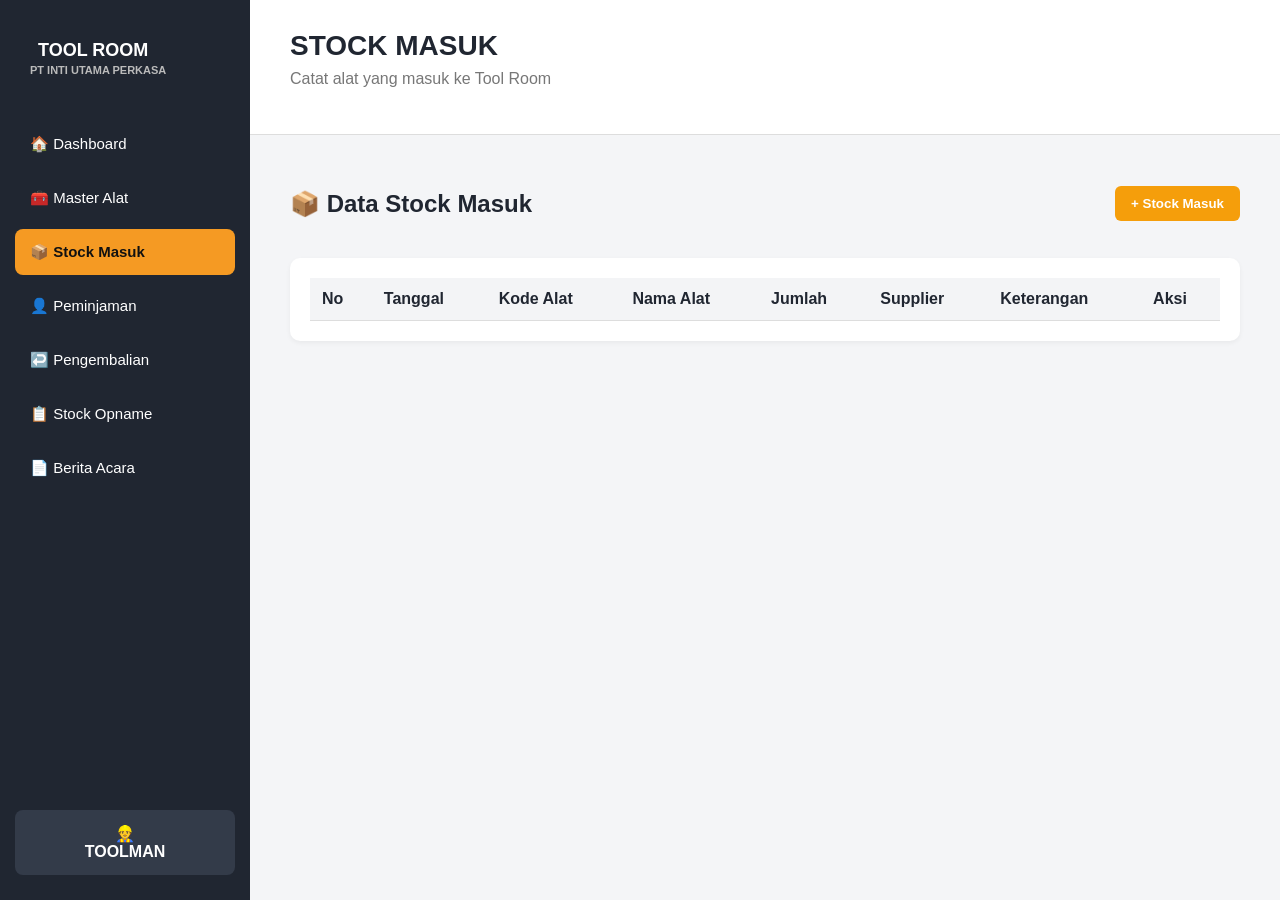
<file: stock-masuk.html>
<!DOCTYPE html>
<html lang="id">

<head>
    <meta charset="UTF-8">
    <meta name="viewport" content="width=device-width, initial-scale=1.0">

    <title>Stock Masuk - Tool Room Management</title>

    <link rel="stylesheet" href="style.css">

    <style>
        .page-header {
            display: flex;
            justify-content: space-between;
            align-items: center;
            margin-bottom: 20px;
        }

        .btn-add {
            background: #f59e0b;
            color: white;
            border: none;
            padding: 10px 16px;
            border-radius: 6px;
            cursor: pointer;
            font-weight: bold;
        }

        .btn-add:hover {
            background: #d97706;
        }

        .table-container {
            background: white;
            border-radius: 10px;
            padding: 20px;
            overflow-x: auto;
            box-shadow: 0 2px 5px rgba(0,0,0,0.05);
        }

        table {
            width: 100%;
            border-collapse: collapse;
        }

        th, td {
            padding: 12px;
            border-bottom: 1px solid #ddd;
            text-align: left;
        }

        th {
            background: #f3f4f6;
        }

        .btn-delete {
            background: #dc2626;
            color: white;
            border: none;
            padding: 6px 10px;
            border-radius: 5px;
            cursor: pointer;
        }

        .modal {
            display: none;
            position: fixed;
            inset: 0;
            background: rgba(0,0,0,0.5);
            justify-content: center;
            align-items: center;
            z-index: 1000;
        }

        .modal-content {
            background: white;
            width: 450px;
            max-width: 90%;
            padding: 25px;
            border-radius: 10px;
            color: #333;
        }

        .modal-content h2 {
            margin-top: 0;
        }

        .form-group {
            margin-bottom: 15px;
        }

        .form-group label {
            display: block;
            margin-bottom: 6px;
            font-weight: bold;
        }

        .form-group input,
        .form-group select,
        .form-group textarea {
            width: 100%;
            padding: 10px;
            border: 1px solid #ccc;
            border-radius: 6px;
            box-sizing: border-box;
        }

        .form-actions {
            display: flex;
            gap: 10px;
            justify-content: flex-end;
            margin-top: 20px;
        }

        .btn-cancel {
            background: #6b7280;
            color: white;
            border: none;
            padding: 10px 16px;
            border-radius: 6px;
            cursor: pointer;
            font-weight: bold;
        }
    </style>
</head>

<body>

    <!-- SIDEBAR -->
    <aside class="sidebar">

        <div class="logo">
            <a href="index.html" style="text-decoration: none; color: inherit; display: block;">
                <div>
                    <span>TOOL ROOM</span>
                    <small>PT INTI UTAMA PERKASA</small>
                </div>
            </a>
        </div>

        <nav>

            <a href="index.html">
                🏠 Dashboard
            </a>

            <a href="master-alat.html">
                🧰 Master Alat
            </a>

            <a href="stock-masuk.html" class="active">
                📦 Stock Masuk
            </a>

            <a href="peminjaman.html">
                👤 Peminjaman
            </a>

            <a href="pengembalian.html">
                ↩️ Pengembalian
            </a>

            <a href="stock-opname.html">
                📋 Stock Opname
            </a>

            <a href="berita-acara.html">
                📄 Berita Acara
            </a>

        </nav>

        <div class="user">
            👷<br>
            <strong>TOOLMAN</strong>
        </div>

    </aside>


    <!-- KONTEN UTAMA -->
    <main class="content">

        <!-- HEADER -->
        <header class="topbar">

            <h1>STOCK MASUK</h1>

            <p>
                Catat alat yang masuk ke Tool Room
            </p>

        </header>


        <!-- DASHBOARD / KONTEN UTAMA -->
        <section class="dashboard">

            <div class="page-header">
                <h2>📦 Data Stock Masuk</h2>

                <button class="btn-add" onclick="openModal()">
                    + Stock Masuk
                </button>
            </div>

            <div class="table-container">

                <table>

                    <thead>
                        <tr>
                            <th>No</th>
                            <th>Tanggal</th>
                            <th>Kode Alat</th>
                            <th>Nama Alat</th>
                            <th>Jumlah</th>
                            <th>Supplier</th>
                            <th>Keterangan</th>
                            <th>Aksi</th>
                        </tr>
                    </thead>

                    <tbody id="stockTable">
                    </tbody>

                </table>

            </div>

        </section>

    </main>


    <!-- MODAL -->

    <div class="modal" id="stockModal">

        <div class="modal-content">

            <h2>Tambah Stock Masuk</h2>

            <div class="form-group">
                <label>Tanggal Masuk</label>
                <input type="date" id="tanggal">
            </div>

            <div class="form-group">
                <label>Pilih Alat</label>

                <select id="alat">
                    <option value="">-- Pilih Alat --</option>
                </select>

            </div>

            <div class="form-group">
                <label>Jumlah Masuk</label>
                <input type="number" id="jumlah" min="1">
            </div>

            <div class="form-group">
                <label>Supplier</label>
                <input type="text" id="supplier" placeholder="Nama supplier">
            </div>

            <div class="form-group">
                <label>Keterangan</label>
                <textarea id="keterangan" rows="3"></textarea>
            </div>

            <div class="form-actions">

                <button class="btn-cancel" onclick="closeModal()">
                    Batal
                </button>

                <button class="btn-add" onclick="simpanStock()">
                    Simpan
                </button>

            </div>

        </div>

    </div>


    <script>

    let dataStock = JSON.parse(localStorage.getItem("dataStockMasuk")) || [];
    let dataAlat = JSON.parse(localStorage.getItem("dataAlat")) || [];

    // TAMPILKAN ALAT DARI MASTER ALAT
    function loadAlat() {
        const select = document.getElementById("alat");
        select.innerHTML = '<option value="">-- Pilih Alat --</option>';

        dataAlat.forEach(function(alat) {
            select.innerHTML += `
                <option value="${alat.kode}">
                    ${alat.kode} - ${alat.nama}
                </option>
            `;
        });
    }

    // TAMPILKAN DATA STOCK
    function tampilkanData() {
        const table = document.getElementById("stockTable");
        table.innerHTML = "";

        dataStock.forEach(function(data, index) {
            table.innerHTML += `
                <tr>
                    <td>${index + 1}</td>
                    <td>${data.tanggal}</td>
                    <td>${data.kode}</td>
                    <td>${data.nama}</td>
                    <td>${data.jumlah}</td>
                    <td>${data.supplier}</td>
                    <td>${data.keterangan}</td>
                    <td>
                        <button class="btn-delete" onclick="hapusStock(${index})">
                            Hapus
                        </button>
                    </td>
                </tr>
            `;
        });
    }

    // BUKA MODAL
    function openModal() {
        document.getElementById("stockModal").style.display = "flex";
        document.getElementById("tanggal").value = new Date().toISOString().split("T")[0];
    }

    // TUTUP MODAL
    function closeModal() {
        document.getElementById("stockModal").style.display = "none";
    }

    // SIMPAN STOCK
    function simpanStock() {
        const tanggal = document.getElementById("tanggal").value;
        const kode = document.getElementById("alat").value;
        const jumlah = Number(document.getElementById("jumlah").value);
        const supplier = document.getElementById("supplier").value;
        const keterangan = document.getElementById("keterangan").value;

        if (!tanggal || !kode || jumlah <= 0) {
            alert("Tanggal, alat, dan jumlah wajib diisi!");
            return;
        }

        const alat = dataAlat.find(function(item) {
            return item.kode === kode;
        });

        if (!alat) {
            alert("Alat tidak ditemukan!");
            return;
        }

        // TAMBAH STOCK KE MASTER ALAT
        alat.stok = Number(alat.stok) + jumlah;

        localStorage.setItem("dataAlat", JSON.stringify(dataAlat));

        // SIMPAN TRANSAKSI
        dataStock.push({
            tanggal: tanggal,
            kode: alat.kode,
            nama: alat.nama,
            jumlah: jumlah,
            supplier: supplier,
            keterangan: keterangan
        });

        localStorage.setItem("dataStockMasuk", JSON.stringify(dataStock));

        alert("Stock berhasil ditambahkan!");
        closeModal();
        tampilkanData();

        document.getElementById("jumlah").value = "";
        document.getElementById("supplier").value = "";
        document.getElementById("keterangan").value = "";
    }

    // HAPUS STOCK
    function hapusStock(index) {
        if (!confirm("Yakin ingin menghapus transaksi ini?")) {
            return;
        }

        const data = dataStock[index];

        // KEMBALIKAN STOCK MASTER
        const alat = dataAlat.find(function(item) {
            return item.kode === data.kode;
        });

        if (alat) {
            alat.stok = Math.max(0, Number(alat.stok) - Number(data.jumlah));
            localStorage.setItem("dataAlat", JSON.stringify(dataAlat));
        }

        // HAPUS TRANSAKSI
        dataStock.splice(index, 1);
        localStorage.setItem("dataStockMasuk", JSON.stringify(dataStock));

        tampilkanData();
    }

    // JALANKAN
    loadAlat();
    tampilkanData();

    </script>

</body>
</html>
</file>
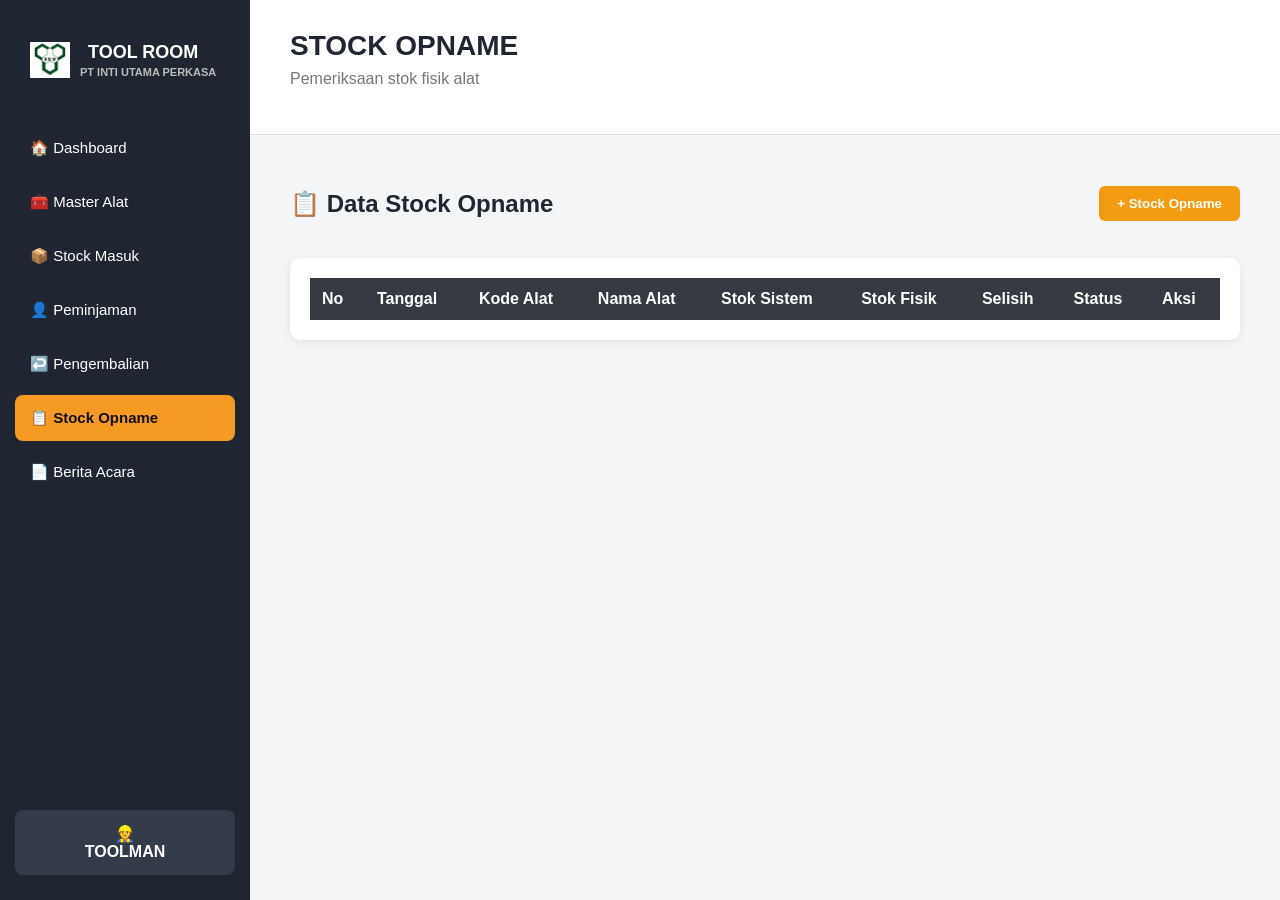
<file: stock-opname.html>
<!DOCTYPE html>
<html lang="id">

<head>

    <meta charset="UTF-8">

    <meta name="viewport"
        content="width=device-width, initial-scale=1.0">

    <title>Stock Opname - Tool Room</title>

    <link rel="stylesheet"
        href="style.css">

    <style>

        .page-header {
            display: flex;
            justify-content: space-between;
            align-items: center;
            margin-bottom: 20px;
        }

        .btn {
            background: #f39c12;
            color: white;
            border: none;
            padding: 10px 18px;
            border-radius: 6px;
            cursor: pointer;
            font-weight: bold;
        }

        .btn:hover {
            background: #d68910;
        }

        .table-box {
            background: white;
            padding: 20px;
            border-radius: 10px;
            box-shadow: 0 2px 8px rgba(0,0,0,0.08);
            overflow-x: auto;
        }

        table {
            width: 100%;
            border-collapse: collapse;
        }

        th {
            background: #343a40;
            color: white;
            padding: 12px;
            text-align: left;
        }

        td {
            padding: 12px;
            border-bottom: 1px solid #ddd;
        }

        .modal {
            display: none;
            position: fixed;
            z-index: 1000;
            left: 0;
            top: 0;
            width: 100%;
            height: 100%;
            background: rgba(0,0,0,0.5);
        }

        .modal-content {
            background: white;
            width: 500px;
            max-width: 90%;
            margin: 60px auto;
            padding: 25px;
            border-radius: 10px;
        }

        .modal-content h2 {
            margin-top: 0;
        }

        .form-group {
            margin-bottom: 15px;
        }

        .form-group label {
            display: block;
            margin-bottom: 6px;
            font-weight: bold;
        }

        .form-group input,
        .form-group select,
        .form-group textarea {
            width: 100%;
            padding: 10px;
            border: 1px solid #ccc;
            border-radius: 5px;
            box-sizing: border-box;
        }

        .modal-footer {
            margin-top: 20px;
            display: flex;
            gap: 10px;
            justify-content: flex-end;
        }

        .btn-cancel {
            background: #777;
        }

        .btn-delete {
            background: #dc3545;
        }

        .sesuai {
            background: #d4edda;
            color: #155724;
            padding: 5px 10px;
            border-radius: 5px;
            font-weight: bold;
        }

        .kurang {
            background: #f8d7da;
            color: #721c24;
            padding: 5px 10px;
            border-radius: 5px;
            font-weight: bold;
        }

        .lebih {
            background: #fff3cd;
            color: #856404;
            padding: 5px 10px;
            border-radius: 5px;
            font-weight: bold;
        }

    </style>

</head>


<body>


<!-- SIDEBAR -->

<aside class="sidebar">

    <div class="logo">

        <img src="logo.png.png"
            alt="Logo">

        <div>

            <span>TOOL ROOM</span>

            <small>
                PT INTI UTAMA PERKASA
            </small>

        </div>

    </div>


    <nav>

        <a href="index.html">
            🏠 Dashboard
        </a>

        <a href="master-alat.html">
            🧰 Master Alat
        </a>

        <a href="stock-masuk.html">
            📦 Stock Masuk
        </a>

        <a href="peminjaman.html">
            👤 Peminjaman
        </a>

        <a href="pengembalian.html">
            ↩️ Pengembalian
        </a>

        <a href="stock-opname.html"
            class="active">
            📋 Stock Opname
        </a>

        <a href="berita-acara.html">
            📄 Berita Acara
        </a>

    </nav>


    <div class="user">

        👷<br>

        <strong>
            TOOLMAN
        </strong>

    </div>

</aside>



<!-- KONTEN -->

<main class="content">


    <header class="topbar">

        <h1>
            STOCK OPNAME
        </h1>

        <p>
            Pemeriksaan stok fisik alat
        </p>

    </header>



    <section class="dashboard">


        <div class="page-header">

            <h2>
                📋 Data Stock Opname
            </h2>

            <button
                class="btn"
                onclick="bukaModal()">

                + Stock Opname

            </button>

        </div>



        <div class="table-box">

            <table>

                <thead>

                    <tr>

                        <th>No</th>

                        <th>Tanggal</th>

                        <th>Kode Alat</th>

                        <th>Nama Alat</th>

                        <th>Stok Sistem</th>

                        <th>Stok Fisik</th>

                        <th>Selisih</th>

                        <th>Status</th>

                        <th>Aksi</th>

                    </tr>

                </thead>


                <tbody
                    id="tabelOpname">

                </tbody>

            </table>

        </div>


    </section>


</main>



<!-- MODAL -->

<div
    id="modal"
    class="modal">


    <div
        class="modal-content">


        <h2>
            Tambah Stock Opname
        </h2>


        <div class="form-group">

            <label>
                Tanggal
            </label>

            <input
                type="date"
                id="tanggal">

        </div>


        <div class="form-group">

            <label>
                Pilih Alat
            </label>

            <select
                id="alat"
                onchange="tampilkanStok()">

                <option value="">
                    -- Pilih Alat --
                </option>

            </select>

        </div>


        <div class="form-group">

            <label>
                Stok Sistem
            </label>

            <input
                type="number"
                id="stokSistem"
                readonly>

        </div>


        <div class="form-group">

            <label>
                Stok Fisik
            </label>

            <input
                type="number"
                id="stokFisik"
                min="0"
                oninput="hitungSelisih()">

        </div>


        <div class="form-group">

            <label>
                Selisih
            </label>

            <input
                type="number"
                id="selisih"
                readonly>

        </div>


        <div class="form-group">

            <label>
                Keterangan
            </label>

            <textarea
                id="keterangan"
                rows="3"
                placeholder="Keterangan">

            </textarea>

        </div>


        <div class="modal-footer">

            <button
                class="btn btn-cancel"
                onclick="tutupModal()">

                Batal

            </button>


            <button
                class="btn"
                onclick="simpanOpname()">

                Simpan

            </button>

        </div>


    </div>

</div>



<script>


let dataOpname =
    JSON.parse(
        localStorage.getItem(
            "dataOpname"
        )
    ) || [];



/* BUKA MODAL */

function bukaModal() {

    document.getElementById(
        "modal"
    ).style.display = "block";


    document.getElementById(
        "tanggal"
    ).value =
        new Date()
        .toISOString()
        .split("T")[0];


    isiDaftarAlat();

}



/* TUTUP MODAL */

function tutupModal() {

    document.getElementById(
        "modal"
    ).style.display = "none";

}



/* DAFTAR ALAT */

function isiDaftarAlat() {


    let dataAlat =
        JSON.parse(
            localStorage.getItem(
                "dataAlat"
            )
        ) || [];


    let select =
        document.getElementById(
            "alat"
        );


    select.innerHTML =
        '<option value="">-- Pilih Alat --</option>';


    dataAlat.forEach(
        function(alat) {


            let option =
                document.createElement(
                    "option"
                );


            option.value =
                alat.kode;


            option.textContent =
                alat.kode +
                " - " +
                alat.nama;


            select.appendChild(
                option
            );

        }
    );

}



/* TAMPILKAN STOK */

function tampilkanStok() {


    let kode =
        document.getElementById(
            "alat"
        ).value;


    let dataAlat =
        JSON.parse(
            localStorage.getItem(
                "dataAlat"
            )
        ) || [];


    let alat =
        dataAlat.find(
            function(item) {

                return item.kode === kode;

            }
        );


    if (alat) {

        document.getElementById(
            "stokSistem"
        ).value =
            alat.stok;

    } else {

        document.getElementById(
            "stokSistem"
        ).value = "";

    }


    hitungSelisih();

}



/* HITUNG SELISIH */

function hitungSelisih() {


    let sistem =
        parseInt(
            document.getElementById(
                "stokSistem"
            ).value
        ) || 0;


    let fisik =
        parseInt(
            document.getElementById(
                "stokFisik"
            ).value
        ) || 0;


    document.getElementById(
        "selisih"
    ).value =
        fisik - sistem;

}



/* SIMPAN */

function simpanOpname() {


    let tanggal =
        document.getElementById(
            "tanggal"
        ).value;


    let kode =
        document.getElementById(
            "alat"
        ).value;


    let stokSistem =
        parseInt(
            document.getElementById(
                "stokSistem"
            ).value
        );


    let stokFisik =
        parseInt(
            document.getElementById(
                "stokFisik"
            ).value
        );


    let selisih =
        stokFisik - stokSistem;


    let keterangan =
        document.getElementById(
            "keterangan"
        ).value.trim();



    if (
        !tanggal ||
        !kode ||
        isNaN(stokFisik)
    ) {

        alert(
            "Mohon lengkapi data."
        );

        return;

    }



    let dataAlat =
        JSON.parse(
            localStorage.getItem(
                "dataAlat"
            )
        ) || [];


    let alat =
        dataAlat.find(
            function(item) {

                return item.kode === kode;

            }
        );


    if (!alat) {

        alert(
            "Data alat tidak ditemukan."
        );

        return;

    }



    let status = "Sesuai";


    if (selisih < 0) {

        status = "Kurang";

    }


    if (selisih > 0) {

        status = "Lebih";

    }



    let dataBaru = {

        id: Date.now(),

        tanggal: tanggal,

        kode: kode,

        nama: alat.nama,

        stokSistem: stokSistem,

        stokFisik: stokFisik,

        selisih: selisih,

        status: status,

        keterangan: keterangan

    };



    dataOpname.push(
        dataBaru
    );


    localStorage.setItem(
        "dataOpname",
        JSON.stringify(
            dataOpname
        )
    );


    tutupModal();

    tampilkanData();

}



/* TAMPILKAN DATA */

function tampilkanData() {


    let tbody =
        document.getElementById(
            "tabelOpname"
        );


    tbody.innerHTML = "";


    dataOpname.forEach(
        function(data, index) {


            let classStatus =
                "sesuai";


            if (
                data.status ===
                "Kurang"
            ) {

                classStatus =
                    "kurang";

            }


            if (
                data.status ===
                "Lebih"
            ) {

                classStatus =
                    "lebih";

            }



            let row =
                document.createElement(
                    "tr"
                );


            row.innerHTML = `

                <td>
                    ${index + 1}
                </td>

                <td>
                    ${data.tanggal}
                </td>

                <td>
                    ${data.kode}
                </td>

                <td>
                    ${data.nama}
                </td>

                <td>
                    ${data.stokSistem}
                </td>

                <td>
                    ${data.stokFisik}
                </td>

                <td>
                    ${data.selisih}
                </td>

                <td>

                    <span class="${classStatus}">
                        ${data.status}
                    </span>

                </td>

                <td>

                    <button
                        class="btn btn-delete"
                        onclick="hapusOpname(${data.id})">

                        Hapus

                    </button>

                </td>

            `;


            tbody.appendChild(
                row
            );

        }
    );

}



/* HAPUS */

function hapusOpname(id) {


    if (
        !confirm(
            "Hapus data stock opname ini?"
        )
    ) {

        return;

    }


    dataOpname =
        dataOpname.filter(
            function(item) {

                return item.id !== id;

            }
        );


    localStorage.setItem(
        "dataOpname",
        JSON.stringify(
            dataOpname
        )
    );


    tampilkanData();

}



/* LOAD */

tampilkanData();


</script>


</body>

</html>
</file>
<file: style.css>
* {
    box-sizing: border-box;
}

body {
    margin: 0;
    font-family: Arial, sans-serif;
    background: #f4f5f7;
    color: #202631;
}


/* SIDEBAR */

.sidebar {
    position: fixed;
    left: 0;
    top: 0;

    width: 250px;
    height: 100vh;

    background: #202631;
    color: white;

    padding: 25px 15px;

    display: flex;
    flex-direction: column;
}

.logo {
    font-size: 22px;
    font-weight: bold;
    padding: 15px;
    margin-bottom: 30px;
}

.logo span {
    margin-left: 8px;
}


/* MENU */

.sidebar nav {
    display: flex;
    flex-direction: column;
    gap: 8px;
}

.sidebar nav a {
    color: white;
    text-decoration: none;

    padding: 14px 15px;

    border-radius: 8px;

    font-size: 15px;
}

.sidebar nav a:hover {
    background: #333b49;
}

.sidebar nav a.active {
    background: #f59a23;
    color: #111;
    font-weight: bold;
}


/* USER */

.user {
    margin-top: auto;

    background: #333b49;

    padding: 14px;

    border-radius: 8px;

    text-align: center;
}


/* KONTEN */

.content {
    margin-left: 250px;
    min-height: 100vh;
}


/* HEADER */

.topbar {
    background: white;

    padding: 30px 40px;

    border-bottom: 1px solid #ddd;
}

.topbar h1 {
    margin: 0;
    font-size: 28px;
}

.topbar p {
    margin-top: 8px;
    color: #777;
}


/* DASHBOARD */

.dashboard {
    padding: 35px 40px;
}

.dashboard > h2 {
    margin-bottom: 25px;
}


/* CARD */

.cards {
    display: grid;

    grid-template-columns: repeat(4, 1fr);

    gap: 20px;
}

.card {
    background: white;

    padding: 22px;

    border-radius: 12px;

    box-shadow: 0 2px 8px rgba(0,0,0,0.08);

    display: flex;

    align-items: center;

    gap: 15px;
}

.card .icon {
    font-size: 35px;
}

.card h3 {
    margin: 0 0 5px 0;
}

.card p {
    margin: 0;
    color: #777;
}


/* WELCOME */

.welcome {
    background: white;

    margin-top: 30px;

    padding: 30px;

    border-radius: 12px;

    box-shadow: 0 2px 8px rgba(0,0,0,0.08);
}

.welcome h2 {
    margin-top: 0;
}

.welcome p {
    color: #666;
    line-height: 1.6;
}


/* TAMPILAN TABLET */

@media (max-width: 900px) {

    .cards {
        grid-template-columns: repeat(2, 1fr);
    }

}


/* TAMPILAN HP */

@media (max-width: 600px) {

    .sidebar {
        width: 70px;
        padding: 15px 8px;
    }

    .logo span {
        display: none;
    }

    .sidebar nav a {
        font-size: 0;
        text-align: center;
    }

    .user {
        font-size: 0;
    }

    .content {
        margin-left: 70px;
    }

    .topbar,
    .dashboard {
        padding: 20px;
    }

    .cards {
        grid-template-columns: 1fr;
    }

}
.logo {
    display: flex;
    align-items: center;
    gap: 10px;
}

.logo img {
    width: 40px;
    height: 40px;
    object-fit: contain;
}

.logo span {
    display: block;
    font-size: 18px;
    font-weight: bold;
}

.logo small {
    display: block;
    font-size: 11px;
    color: #bbb;
    margin-top: 3px;
}
.menu-section {
    background: white;
    margin-top: 30px;
    padding: 30px;
    border-radius: 12px;
    box-shadow: 0 2px 8px rgba(0,0,0,0.08);
}

.menu-section h2 {
    margin-top: 0;
}
</file>
